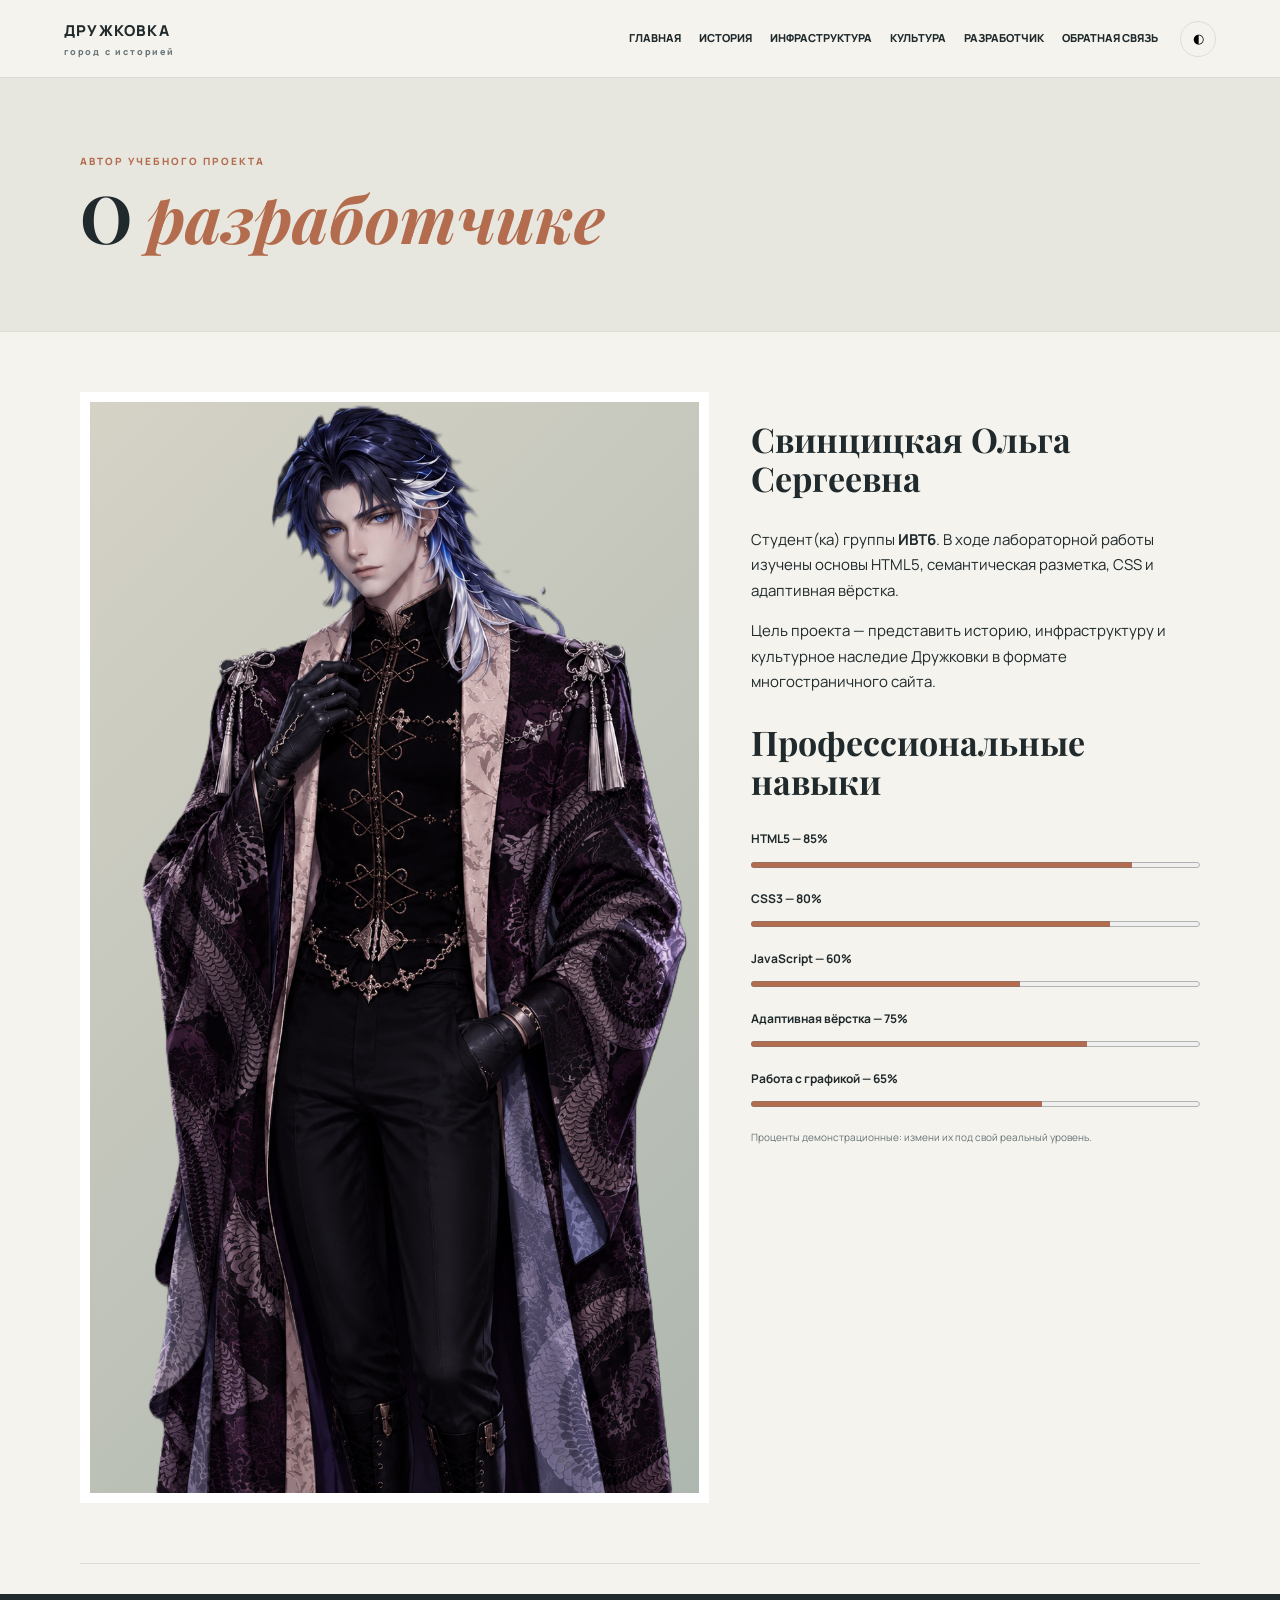
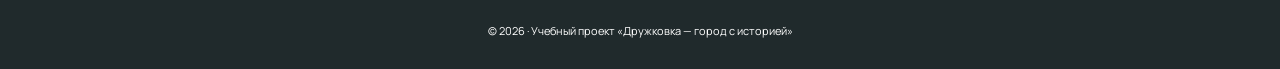
<file: developer.html>
<!doctype html><html lang="ru"><head><meta charset="utf-8"><meta name="viewport" content="width=device-width,initial-scale=1"><meta name="description" content="О разработчике — учебный сайт о Дружковке"><title>О разработчике | Дружковка</title><link rel="stylesheet" href="css/style.css"><script src="js/main.js" defer></script></head><body><header><a class="logo" href="index.html">ДРУЖКОВКА <small>город с историей</small></a><button class="menu" aria-label="Меню">☰</button><nav><a href="index.html">Главная</a><a href="history.html">История</a><a href="infrastructure.html">Инфраструктура</a><a href="culture.html">Культура</a><a href="developer.html">Разработчик</a><a href="feedback.html">Обратная связь</a></nav><button class="theme" aria-label="Сменить тему">◐</button></header><main>
<section class="pagehead"><p class="eyebrow">Автор учебного проекта</p><h1>О <em>разработчике</em></h1></section><section class="split"><div class="photo-placeholder"><img src="images/developer-sprite.png" alt="Свинцицкая Ольга Сергеевна" style="width:100%;height:100%;object-fit:cover;object-position:top;"></div><article><h2>Свинцицкая Ольга Сергеевна</h2><p>Студент(ка) группы <strong>ИВТ6</strong>. В ходе лабораторной работы изучены основы HTML5, семантическая разметка, CSS и адаптивная вёрстка.</p><p>Цель проекта — представить историю, инфраструктуру и культурное наследие Дружковки в формате многостраничного сайта.</p><h2>Профессиональные навыки</h2>
<div class="skill"><label>HTML5 — 85%</label><progress value="85" max="100">85%</progress></div><div class="skill"><label>CSS3 — 80%</label><progress value="80" max="100">80%</progress></div><div class="skill"><label>JavaScript — 60%</label><progress value="60" max="100">60%</progress></div><div class="skill"><label>Адаптивная вёрстка — 75%</label><progress value="75" max="100">75%</progress></div><div class="skill"><label>Работа с графикой — 65%</label><progress value="65" max="100">65%</progress></div><p class="small">Проценты демонстрационные: измени их под свой реальный уровень.</p></article></section>
</main><footer>© 2026 · Учебный проект «Дружковка — город с историей»</footer></body></html>
</file>
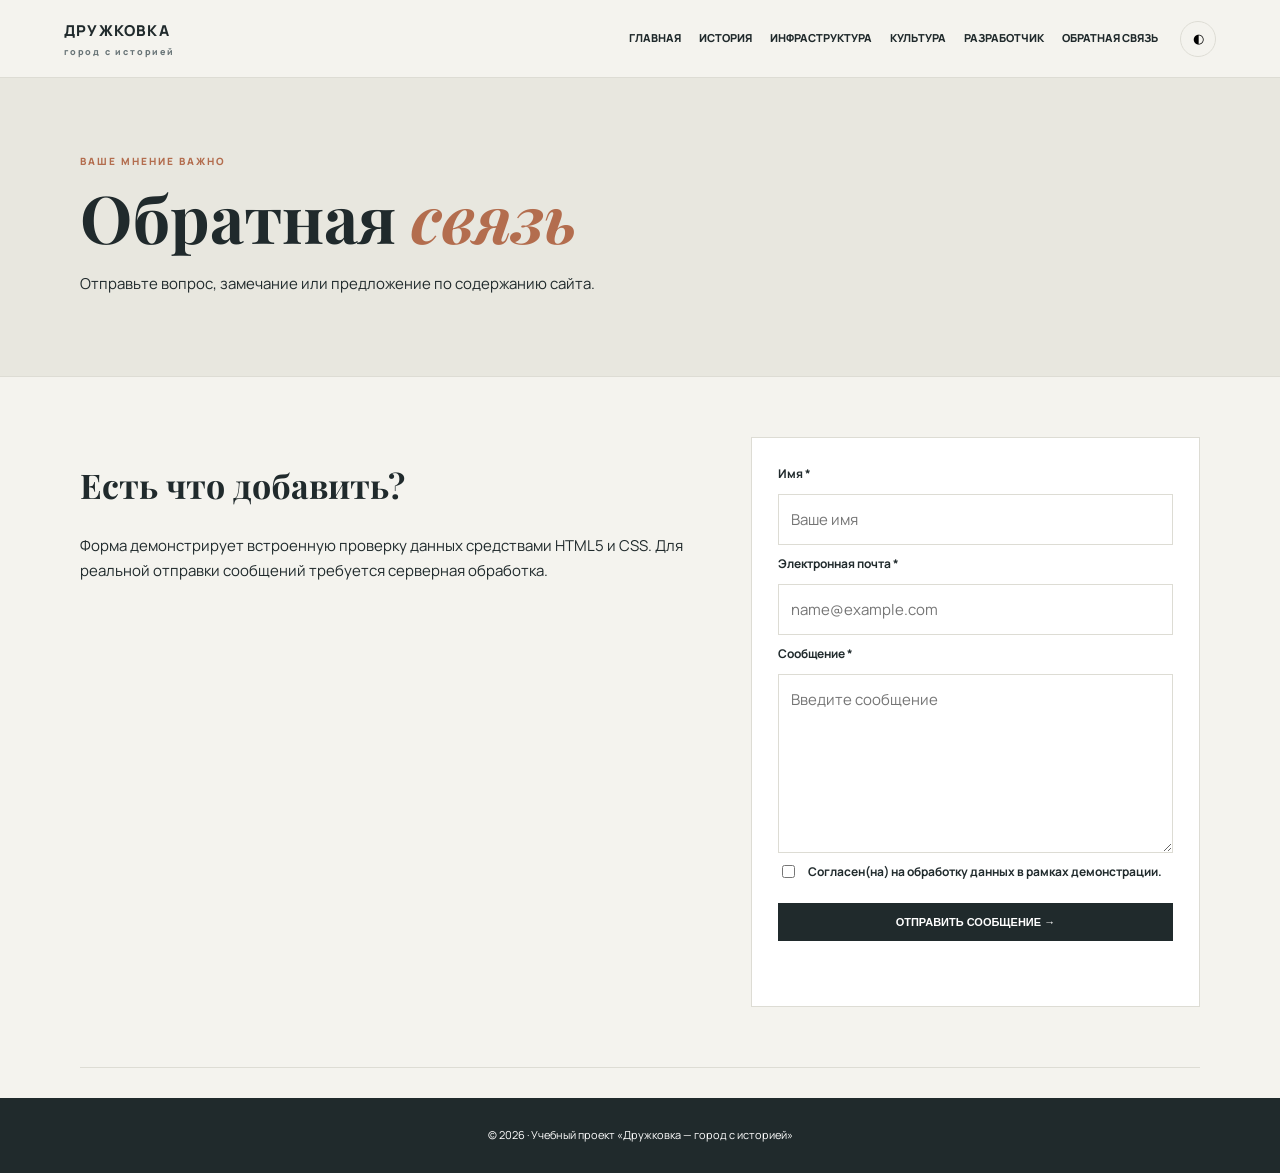
<file: feedback.html>
<!doctype html><html lang="ru"><head><meta charset="utf-8"><meta name="viewport" content="width=device-width,initial-scale=1"><meta name="description" content="Обратная связь — учебный сайт о Дружковке"><title>Обратная связь | Дружковка</title><link rel="stylesheet" href="css/style.css"><script src="js/main.js" defer></script></head><body><header><a class="logo" href="index.html">ДРУЖКОВКА <small>город с историей</small></a><button class="menu" aria-label="Меню">☰</button><nav><a href="index.html">Главная</a><a href="history.html">История</a><a href="infrastructure.html">Инфраструктура</a><a href="culture.html">Культура</a><a href="developer.html">Разработчик</a><a href="feedback.html">Обратная связь</a></nav><button class="theme" aria-label="Сменить тему">◐</button></header><main>
<section class="pagehead"><p class="eyebrow">Ваше мнение важно</p><h1>Обратная <em>связь</em></h1><p>Отправьте вопрос, замечание или предложение по содержанию сайта.</p></section><section class="split"><article><h2>Есть что добавить?</h2><p>Форма демонстрирует встроенную проверку данных средствами HTML5 и CSS. Для реальной отправки сообщений требуется серверная обработка.</p></article><form id="feedback"><label for="name">Имя *</label><input id="name" name="name" type="text" minlength="2" maxlength="50" pattern="[А-Яа-яЁёІіЇїЄєҐґA-Za-z -]{2,50}" placeholder="Ваше имя" required><label for="email">Электронная почта *</label><input id="email" name="email" type="email" placeholder="name@example.com" required><label for="message">Сообщение *</label><textarea id="message" name="message" rows="6" minlength="10" maxlength="1000" placeholder="Введите сообщение" required></textarea><label class="consent"><input type="checkbox" required> Согласен(на) на обработку данных в рамках демонстрации.</label><button class="btn" type="submit">Отправить сообщение →</button><p id="status" role="status" aria-live="polite"></p></form></section>
</main><footer>© 2026 · Учебный проект «Дружковка — город с историей»</footer></body></html>
</file>
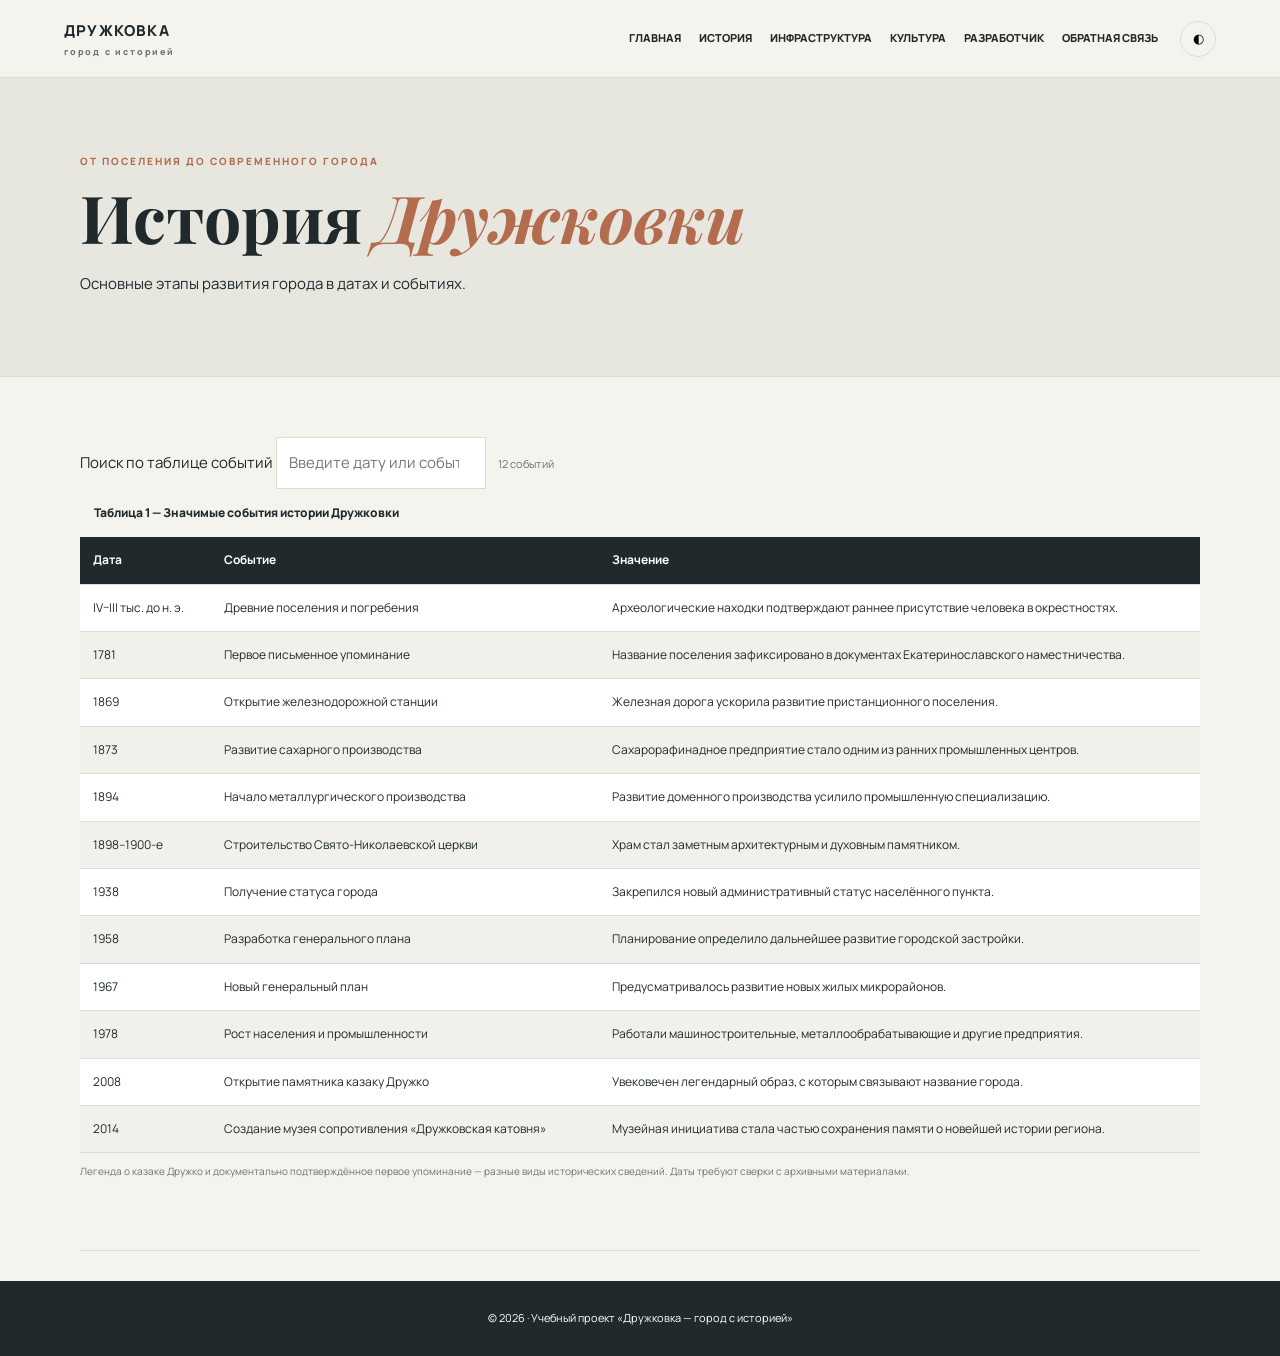
<file: history.html>
<!doctype html><html lang="ru"><head><meta charset="utf-8"><meta name="viewport" content="width=device-width,initial-scale=1"><meta name="description" content="История города — учебный сайт о Дружковке"><title>История города | Дружковка</title><link rel="stylesheet" href="css/style.css"><script src="js/main.js" defer></script></head><body><header><a class="logo" href="index.html">ДРУЖКОВКА <small>город с историей</small></a><button class="menu" aria-label="Меню">☰</button><nav><a href="index.html">Главная</a><a href="history.html">История</a><a href="infrastructure.html">Инфраструктура</a><a href="culture.html">Культура</a><a href="developer.html">Разработчик</a><a href="feedback.html">Обратная связь</a></nav><button class="theme" aria-label="Сменить тему">◐</button></header><main>
<section class="pagehead"><p class="eyebrow">От поселения до современного города</p><h1>История <em>Дружковки</em></h1><p>Основные этапы развития города в датах и событиях.</p></section><section><label for="search">Поиск по таблице событий</label> <input id="search" type="search" placeholder="Введите дату или событие"><span id="count">12 событий</span>
<div class="scroll"><table><caption>Таблица 1 — Значимые события истории Дружковки</caption><thead><tr><th>Дата</th><th>Событие</th><th>Значение</th></tr></thead><tbody>
<tr><td>IV–III тыс. до н. э.</td><td>Древние поселения и погребения</td><td>Археологические находки подтверждают раннее присутствие человека в окрестностях.</td></tr>
<tr><td>1781</td><td>Первое письменное упоминание</td><td>Название поселения зафиксировано в документах Екатеринославского наместничества.</td></tr>
<tr><td>1869</td><td>Открытие железнодорожной станции</td><td>Железная дорога ускорила развитие пристанционного поселения.</td></tr>
<tr><td>1873</td><td>Развитие сахарного производства</td><td>Сахарорафинадное предприятие стало одним из ранних промышленных центров.</td></tr>
<tr><td>1894</td><td>Начало металлургического производства</td><td>Развитие доменного производства усилило промышленную специализацию.</td></tr>
<tr><td>1898–1900-е</td><td>Строительство Свято-Николаевской церкви</td><td>Храм стал заметным архитектурным и духовным памятником.</td></tr>
<tr><td>1938</td><td>Получение статуса города</td><td>Закрепился новый административный статус населённого пункта.</td></tr>
<tr><td>1958</td><td>Разработка генерального плана</td><td>Планирование определило дальнейшее развитие городской застройки.</td></tr>
<tr><td>1967</td><td>Новый генеральный план</td><td>Предусматривалось развитие новых жилых микрорайонов.</td></tr>
<tr><td>1978</td><td>Рост населения и промышленности</td><td>Работали машиностроительные, металлообрабатывающие и другие предприятия.</td></tr>
<tr><td>2008</td><td>Открытие памятника казаку Дружко</td><td>Увековечен легендарный образ, с которым связывают название города.</td></tr>
<tr><td>2014</td><td>Создание музея сопротивления «Дружковская катовня»</td><td>Музейная инициатива стала частью сохранения памяти о новейшей истории региона.</td></tr>
</tbody></table></div><p class="small">Легенда о казаке Дружко и документально подтверждённое первое упоминание — разные виды исторических сведений. Даты требуют сверки с архивными материалами.</p></section>
</main><footer>© 2026 · Учебный проект «Дружковка — город с историей»</footer></body></html>
</file>
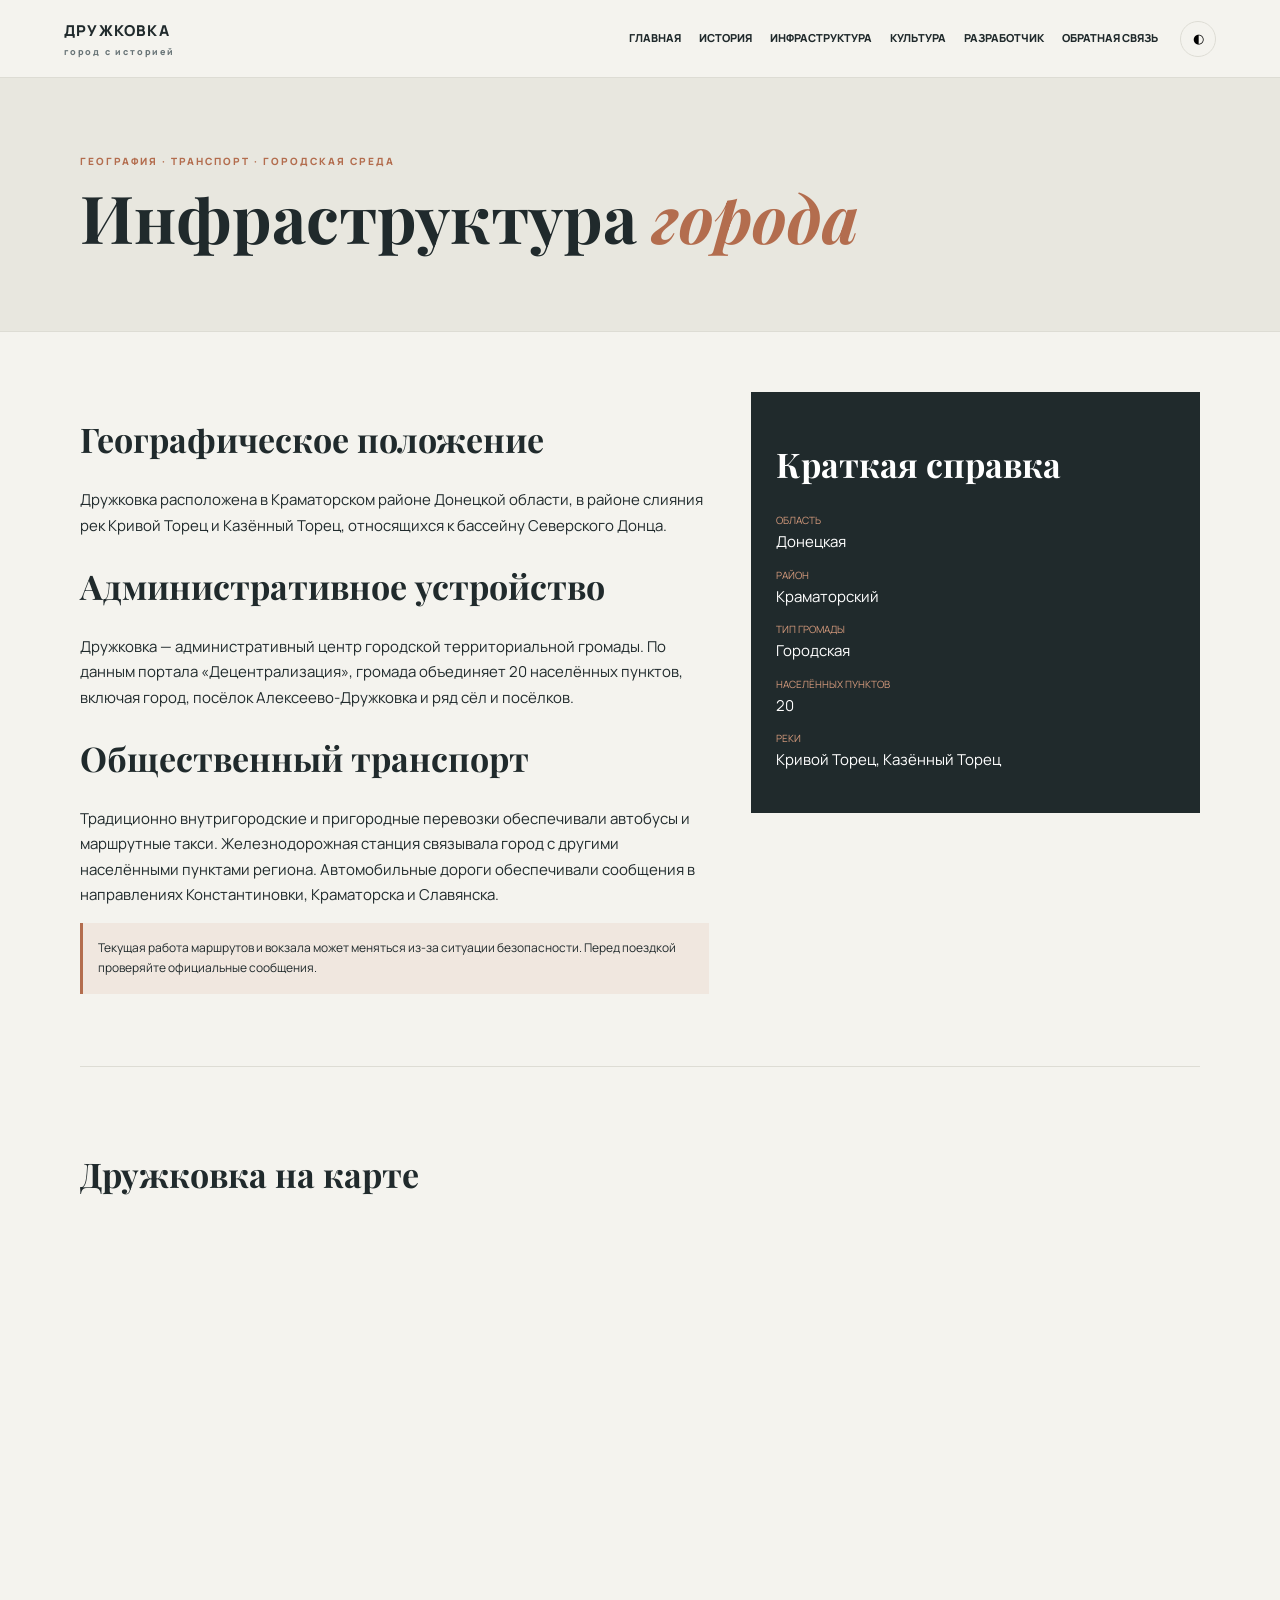
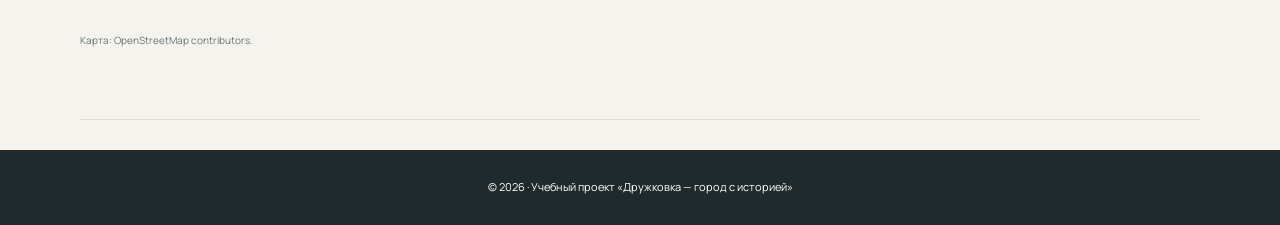
<file: infrastructure.html>
<!doctype html><html lang="ru"><head><meta charset="utf-8"><meta name="viewport" content="width=device-width,initial-scale=1"><meta name="description" content="Инфраструктура города — учебный сайт о Дружковке"><title>Инфраструктура города | Дружковка</title><link rel="stylesheet" href="css/style.css"><script src="js/main.js" defer></script></head><body><header><a class="logo" href="index.html">ДРУЖКОВКА <small>город с историей</small></a><button class="menu" aria-label="Меню">☰</button><nav><a href="index.html">Главная</a><a href="history.html">История</a><a href="infrastructure.html">Инфраструктура</a><a href="culture.html">Культура</a><a href="developer.html">Разработчик</a><a href="feedback.html">Обратная связь</a></nav><button class="theme" aria-label="Сменить тему">◐</button></header><main>
<section class="pagehead"><p class="eyebrow">География · транспорт · городская среда</p><h1>Инфраструктура <em>города</em></h1></section><section class="split"><article><h2>Географическое положение</h2><p>Дружковка расположена в Краматорском районе Донецкой области, в районе слияния рек Кривой Торец и Казённый Торец, относящихся к бассейну Северского Донца.</p><h2>Административное устройство</h2><p>Дружковка — административный центр городской территориальной громады. По данным портала «Децентрализация», громада объединяет 20 населённых пунктов, включая город, посёлок Алексеево-Дружковка и ряд сёл и посёлков.</p><h2>Общественный транспорт</h2><p>Традиционно внутригородские и пригородные перевозки обеспечивали автобусы и маршрутные такси. Железнодорожная станция связывала город с другими населёнными пунктами региона. Автомобильные дороги обеспечивали сообщения в направлениях Константиновки, Краматорска и Славянска.</p><p class="notice">Текущая работа маршрутов и вокзала может меняться из-за ситуации безопасности. Перед поездкой проверяйте официальные сообщения.</p></article><aside class="panel"><h2>Краткая справка</h2><dl><dt>Область</dt><dd>Донецкая</dd><dt>Район</dt><dd>Краматорский</dd><dt>Тип громады</dt><dd>Городская</dd><dt>Населённых пунктов</dt><dd>20</dd><dt>Реки</dt><dd>Кривой Торец, Казённый Торец</dd></dl></aside></section><section><h2>Дружковка на карте</h2><div class="map"><iframe title="Карта Дружковки OpenStreetMap" src="https://www.openstreetmap.org/export/embed.html?bbox=37.48%2C48.59%2C37.57%2C48.65&layer=mapnik&marker=48.62003%2C37.52501" loading="lazy"></iframe></div><p class="small">Карта: OpenStreetMap contributors.</p></section>
</main><footer>© 2026 · Учебный проект «Дружковка — город с историей»</footer></body></html>
</file>
<file: css/style.css>
@import url('https://fonts.googleapis.com/css2?family=Manrope:wght@400;500;700;800&family=Playfair+Display:ital,wght@0,600;0,700;1,600&display=swap');
:root{--bg:#f4f3ee;--ink:#202a2c;--muted:#687477;--accent:#b36d4e;--line:#dddcd4}*{box-sizing:border-box}body{margin:0;background:var(--bg);color:var(--ink);font:15px/1.7 Manrope,sans-serif}header{height:auto;min-height:78px;padding:14px max(5vw,20px);display:flex;align-items:center;gap:22px;position:sticky;top:0;z-index:10;background:rgba(244,243,238,.96);border-bottom:1px solid var(--line)}.logo{font-weight:800;letter-spacing:.08em;margin-right:auto}.logo small{display:block;font-size:9px;letter-spacing:.2em;color:var(--muted)}nav{display:flex;gap:18px;flex-wrap:wrap}nav a{font-size:11px;font-weight:800;text-transform:uppercase}a{color:inherit;text-decoration:none}a:hover,nav a:focus{color:var(--accent)}button{cursor:pointer}.menu{display:none}.theme{border:1px solid var(--line);border-radius:50%;width:36px;height:36px;background:transparent}main{max-width:1120px;width:90%;margin:auto}section{padding:60px 0;border-bottom:1px solid var(--line)}h1,h2,h3{font-family:'Playfair Display',serif;line-height:1.15}h1{font-size:clamp(42px,7vw,76px);margin:10px 0}h1 em{color:var(--accent)}h2{font-size:34px}.eyebrow{font-size:10px;text-transform:uppercase;letter-spacing:.2em;font-weight:800;color:var(--accent)}.hero{min-height:440px;padding:90px 8%;color:white;background:linear-gradient(90deg,#172627e8,#17262766),url('https://zi.ua/upload/iblock/649/649f10df023bf82e7241552accd8be8a.jpg') center/cover}.hero p:not(.eyebrow){max-width:620px}.btn{display:inline-block;padding:13px 20px;background:var(--ink);color:#fff;border:0;font-size:11px;font-weight:800;text-transform:uppercase;margin-top:12px}.gallery,.cards{display:grid;grid-template-columns:repeat(3,1fr);gap:16px}.gallery figure{margin:0;background:#fff;position:relative}.gallery img{width:100%;height:220px;object-fit:cover}.gallery figcaption{padding:12px;font-weight:700;font-size:12px}.cards article{background:#fff;padding:22px;border:1px solid var(--line)}.cards time{font-size:10px;color:var(--accent)}.cards h3{font-size:21px}.pagehead{background:#e8e7df;margin:0 calc((1120px - 100vw)/2);padding:65px max(5vw,calc((100vw - 1120px)/2))}.pagehead h1{font-size:clamp(42px,6vw,66px)}.scroll{overflow:auto}table{border-collapse:collapse;width:100%;background:white;font-size:12px}caption{text-align:left;font-weight:800;padding:14px}th{background:var(--ink);color:white;text-align:left}td,th{padding:13px;border-bottom:1px solid var(--line);vertical-align:top}tbody tr:nth-child(even){background:#f1f0ea}tbody tr:hover{background:#f0e4dc}input,textarea{padding:12px;border:1px solid var(--line);background:white;font:inherit;max-width:100%}input:focus,textarea:focus{outline:2px solid #c68d70}input:required:valid,textarea:required:valid{border-left:3px solid #6b987b}input:required:invalid:not(:placeholder-shown),textarea:required:invalid:not(:placeholder-shown){border-left:3px solid #bd625c}#count{font-size:11px;color:var(--muted);margin-left:12px}.split{display:grid;grid-template-columns:1.4fr 1fr;gap:42px;align-items:start}.panel{background:var(--ink);color:white;padding:25px}.panel dt{color:#d69b7d;font-size:10px;text-transform:uppercase;margin-top:12px}.panel dd{margin:0}.map{height:400px}.map iframe{width:100%;height:100%;border:0}.culture{grid-template-columns:repeat(2,1fr)}.culture article{padding:0;overflow:hidden}.culture img{width:100%;height:210px;object-fit:cover}.culture article div{padding:20px}.photo-placeholder{min-height:380px;background:linear-gradient(135deg,#d5d2c6,#aeb7af);display:grid;place-items:center;color:#66716c;font-family:'Playfair Display';font-size:24px;border:10px solid white}.skill{margin:14px 0}.skill label{display:block;font-size:12px;font-weight:700}progress{width:100%;height:12px;accent-color:var(--accent)}form{background:#fff;padding:26px;border:1px solid var(--line);display:flex;flex-direction:column;gap:9px}form label{font-size:12px;font-weight:700}form input:not([type=checkbox]),form textarea{width:100%}.consent{display:flex;gap:10px;align-items:center}.notice{padding:15px;background:#f0e7df;border-left:3px solid var(--accent);font-size:12px}.small{font-size:10px;color:var(--muted)}footer{padding:28px;text-align:center;background:var(--ink);color:white;font-size:11px;margin-top:30px}body.dark{--bg:#172021;--ink:#edf0ed;--muted:#b1bcba;--line:#3a4545;background:var(--bg);color:var(--ink)}body.dark header,body.dark form,body.dark .cards article,body.dark .gallery figure{background:#202b2c}body.dark .pagehead,body.dark tbody tr:nth-child(even){background:#273232}body.dark input,body.dark textarea,body.dark table{background:#202b2c;color:#edf0ed}body.dark th{background:#101819}
@media(max-width:850px){header{flex-wrap:wrap}.menu{display:block}nav{display:none;order:4;width:100%;flex-direction:column;padding:12px 0}nav.open{display:flex}.gallery,.cards{grid-template-columns:repeat(2,1fr)}.split{grid-template-columns:1fr}.culture{grid-template-columns:1fr}}@media(max-width:520px){main{width:92%}.gallery,.cards{grid-template-columns:1fr}.gallery img{height:200px}section{padding:42px 0}.pagehead{padding:45px 5vw}.hero{padding:65px 7%}.map{height:300px}}
</file>
